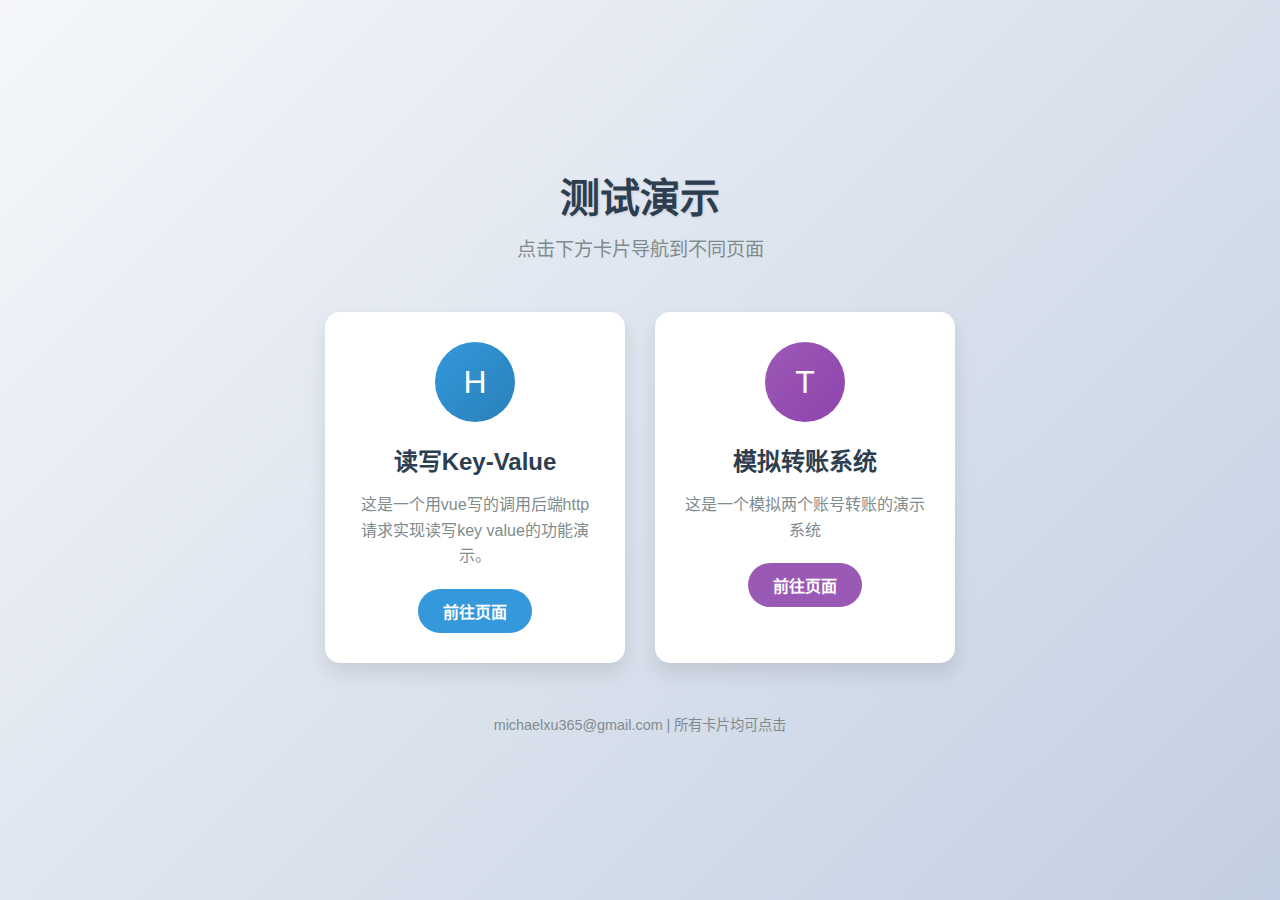
<file: src/main/resources/static/test/index.html>
<!DOCTYPE html>
<html lang="zh-CN">
<head>
    <meta charset="UTF-8">
    <meta name="viewport" content="width=device-width, initial-scale=1.0">
    <title>简单导航</title>
    <style>
        * {
            margin: 0;
            padding: 0;
            box-sizing: border-box;
            font-family: 'Segoe UI', Tahoma, Geneva, Verdana, sans-serif;
        }
        
        body {
            background: linear-gradient(135deg, #f5f7fa 0%, #c3cfe2 100%);
            min-height: 100vh;
            display: flex;
            justify-content: center;
            align-items: center;
            padding: 20px;
        }
        
        .container {
            max-width: 800px;
            width: 100%;
            text-align: center;
        }
        
        .header {
            margin-bottom: 50px;
        }
        
        h1 {
            color: #2c3e50;
            font-size: 2.5rem;
            margin-bottom: 10px;
            text-shadow: 1px 1px 3px rgba(0,0,0,0.1);
        }
        
        .subtitle {
            color: #7f8c8d;
            font-size: 1.2rem;
        }
        
        .nav-cards {
            display: flex;
            justify-content: center;
            flex-wrap: wrap;
            gap: 30px;
        }
        
        .card {
            background: white;
            border-radius: 15px;
            box-shadow: 0 10px 20px rgba(0,0,0,0.1);
            padding: 30px;
            width: 300px;
            transition: transform 0.3s ease, box-shadow 0.3s ease;
            cursor: pointer;
        }
        
        .card:hover {
            transform: translateY(-10px);
            box-shadow: 0 15px 30px rgba(0,0,0,0.15);
        }
        
        .card-icon {
            width: 80px;
            height: 80px;
            background: linear-gradient(135deg, #3498db 0%, #2980b9 100%);
            border-radius: 50%;
            display: flex;
            justify-content: center;
            align-items: center;
            margin: 0 auto 20px;
            font-size: 2rem;
            color: white;
        }
        
        .card:nth-child(2) .card-icon {
            background: linear-gradient(135deg, #9b59b6 0%, #8e44ad 100%);
        }
        
        .card-title {
            font-size: 1.5rem;
            color: #2c3e50;
            margin-bottom: 15px;
        }
        
        .card-description {
            color: #7f8c8d;
            line-height: 1.6;
            margin-bottom: 20px;
        }
        
        .card-button {
            display: inline-block;
            background: #3498db;
            color: white;
            padding: 10px 25px;
            border-radius: 50px;
            text-decoration: none;
            font-weight: 600;
            transition: background 0.3s ease;
        }
        
        .card:nth-child(2) .card-button {
            background: #9b59b6;
        }
        
        .card-button:hover {
            background: #2980b9;
        }
        
        .card:nth-child(2) .card-button:hover {
            background: #8e44ad;
        }
        
        .footer {
            margin-top: 50px;
            color: #7f8c8d;
            font-size: 0.9rem;
        }
        
        @media (max-width: 768px) {
            .nav-cards {
                flex-direction: column;
                align-items: center;
            }
            
            h1 {
                font-size: 2rem;
            }
        }
    </style>
</head>
<body>
    <div class="container">
        <div class="header">
            <h1>测试演示</h1>
            <p class="subtitle">点击下方卡片导航到不同页面</p>
        </div>
        
        <div class="nav-cards">
            <div class="card" onclick="navigateTo('kv_demo.html')">
                <div class="card-icon">H</div>
                <h2 class="card-title">读写Key-Value</h2>
                <p class="card-description">这是一个用vue写的调用后端http请求实现读写key value的功能演示。</p>
                <a href="kv_demo.html" class="card-button">前往页面</a>
            </div>
            
            <div class="card" onclick="navigateTo('transfer_demo.html')">
                <div class="card-icon">T</div>
                <h2 class="card-title">模拟转账系统</h2>
                <p class="card-description">这是一个模拟两个账号转账的演示系统</p>
                <a href="transfer_demo.html" class="card-button">前往页面</a>
            </div>
        </div>
        
        <div class="footer">
            <p>michaelxu365@gmail.com | 所有卡片均可点击</p>
        </div>
    </div>

    <script>
        function navigateTo(page) {
            window.location.href = page;
        }
    </script>
</body>
</html>
</file>
